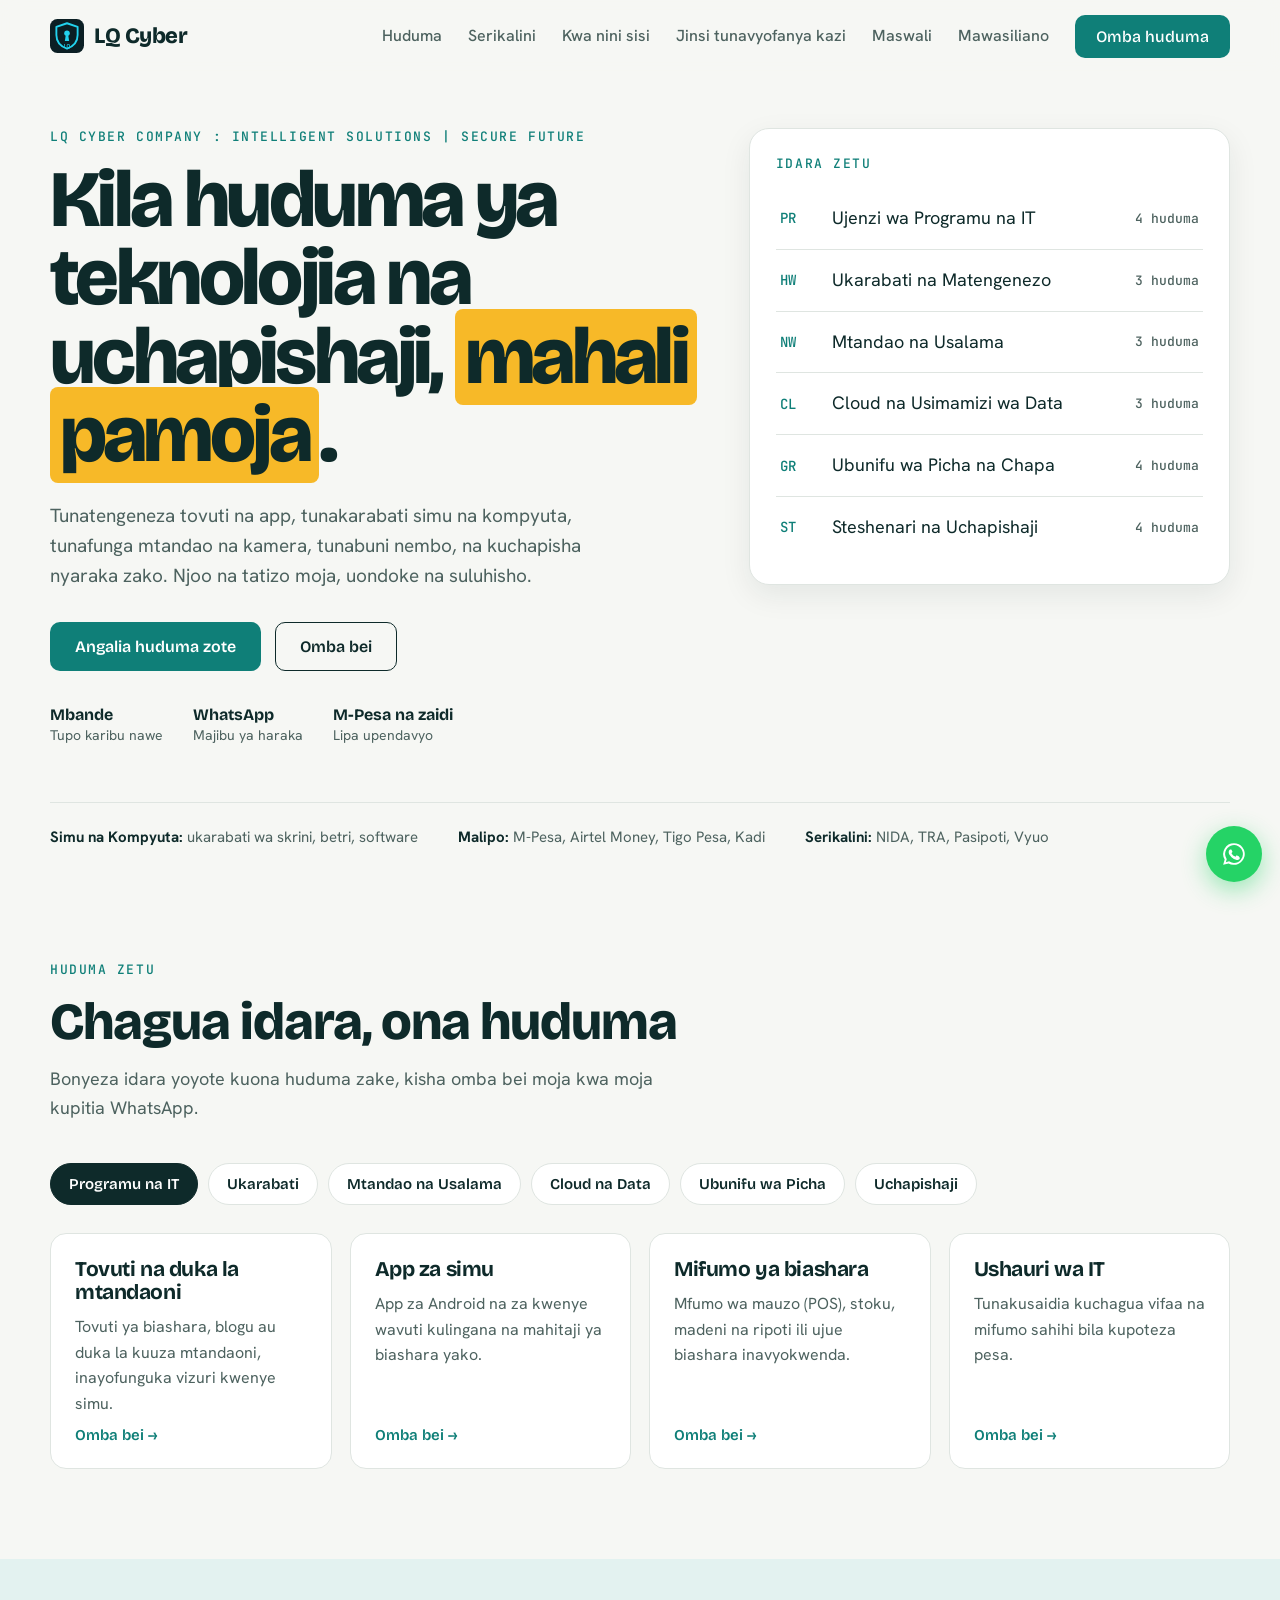
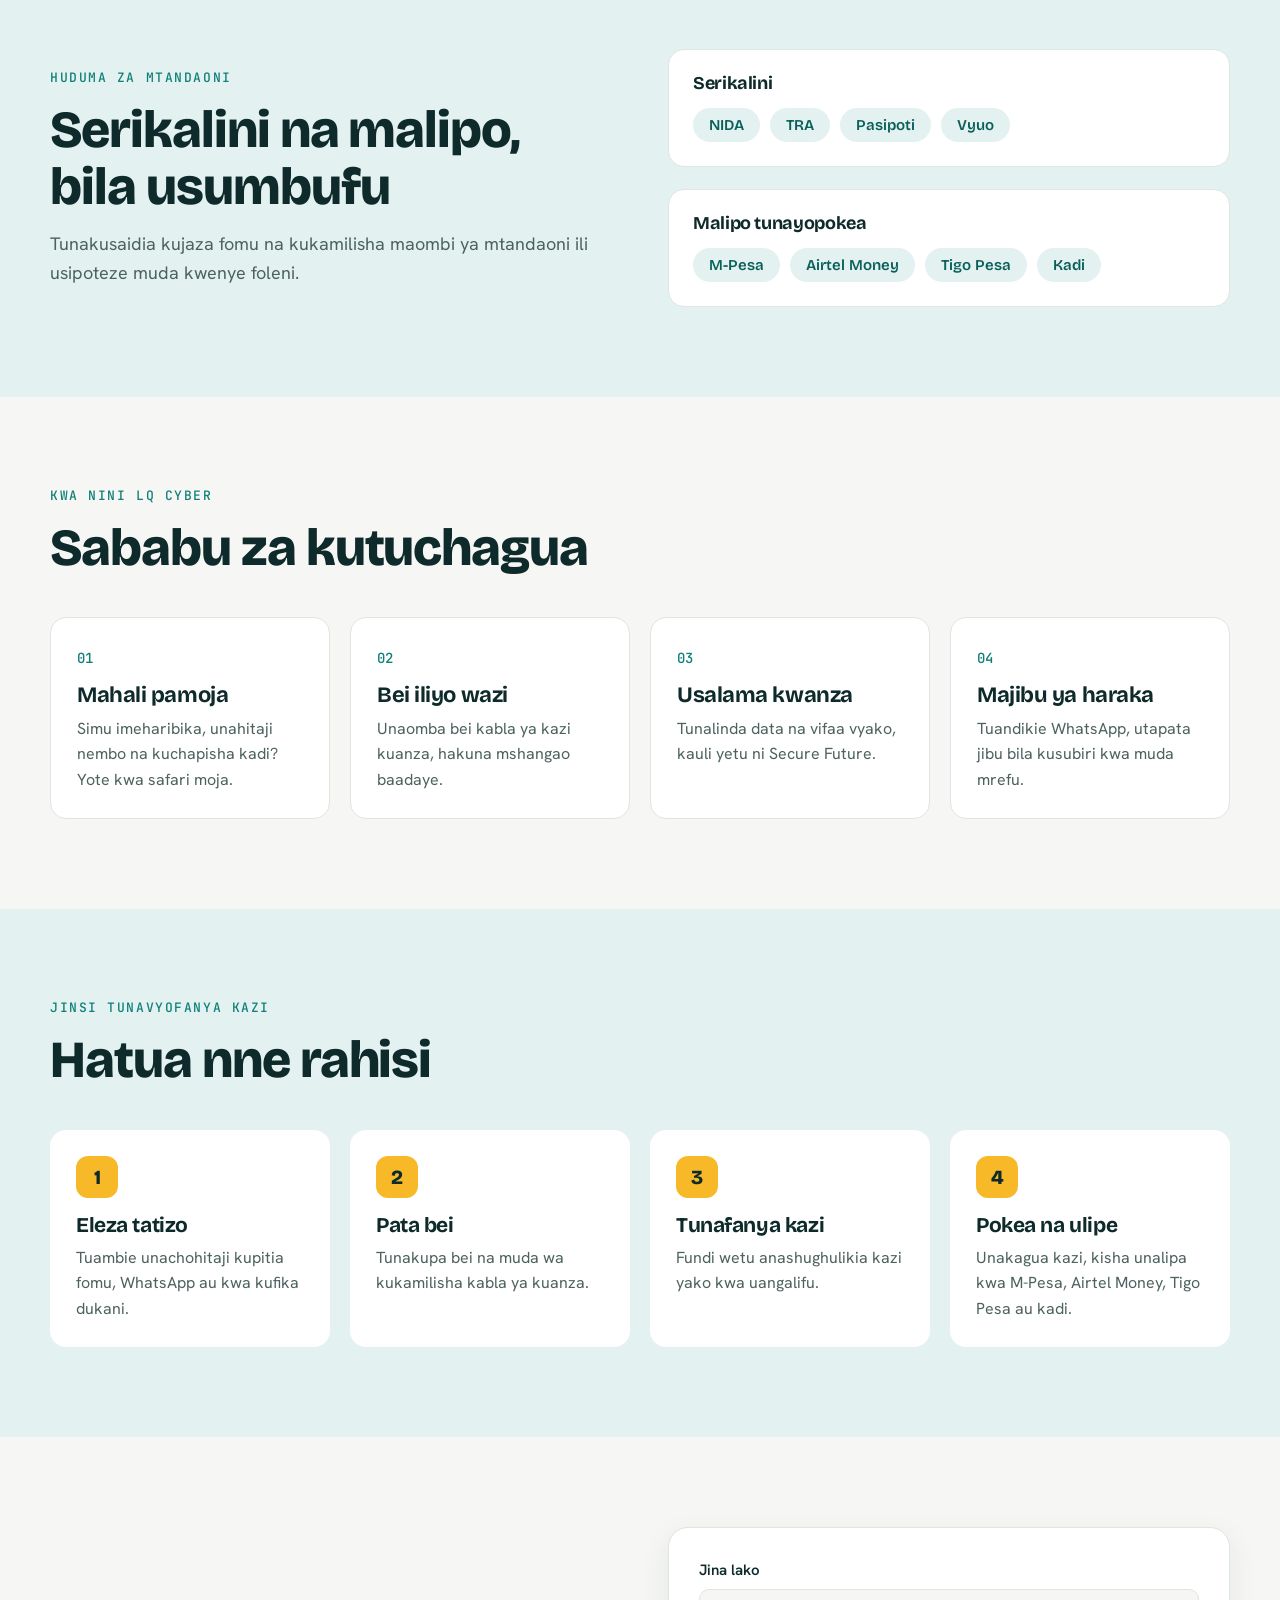
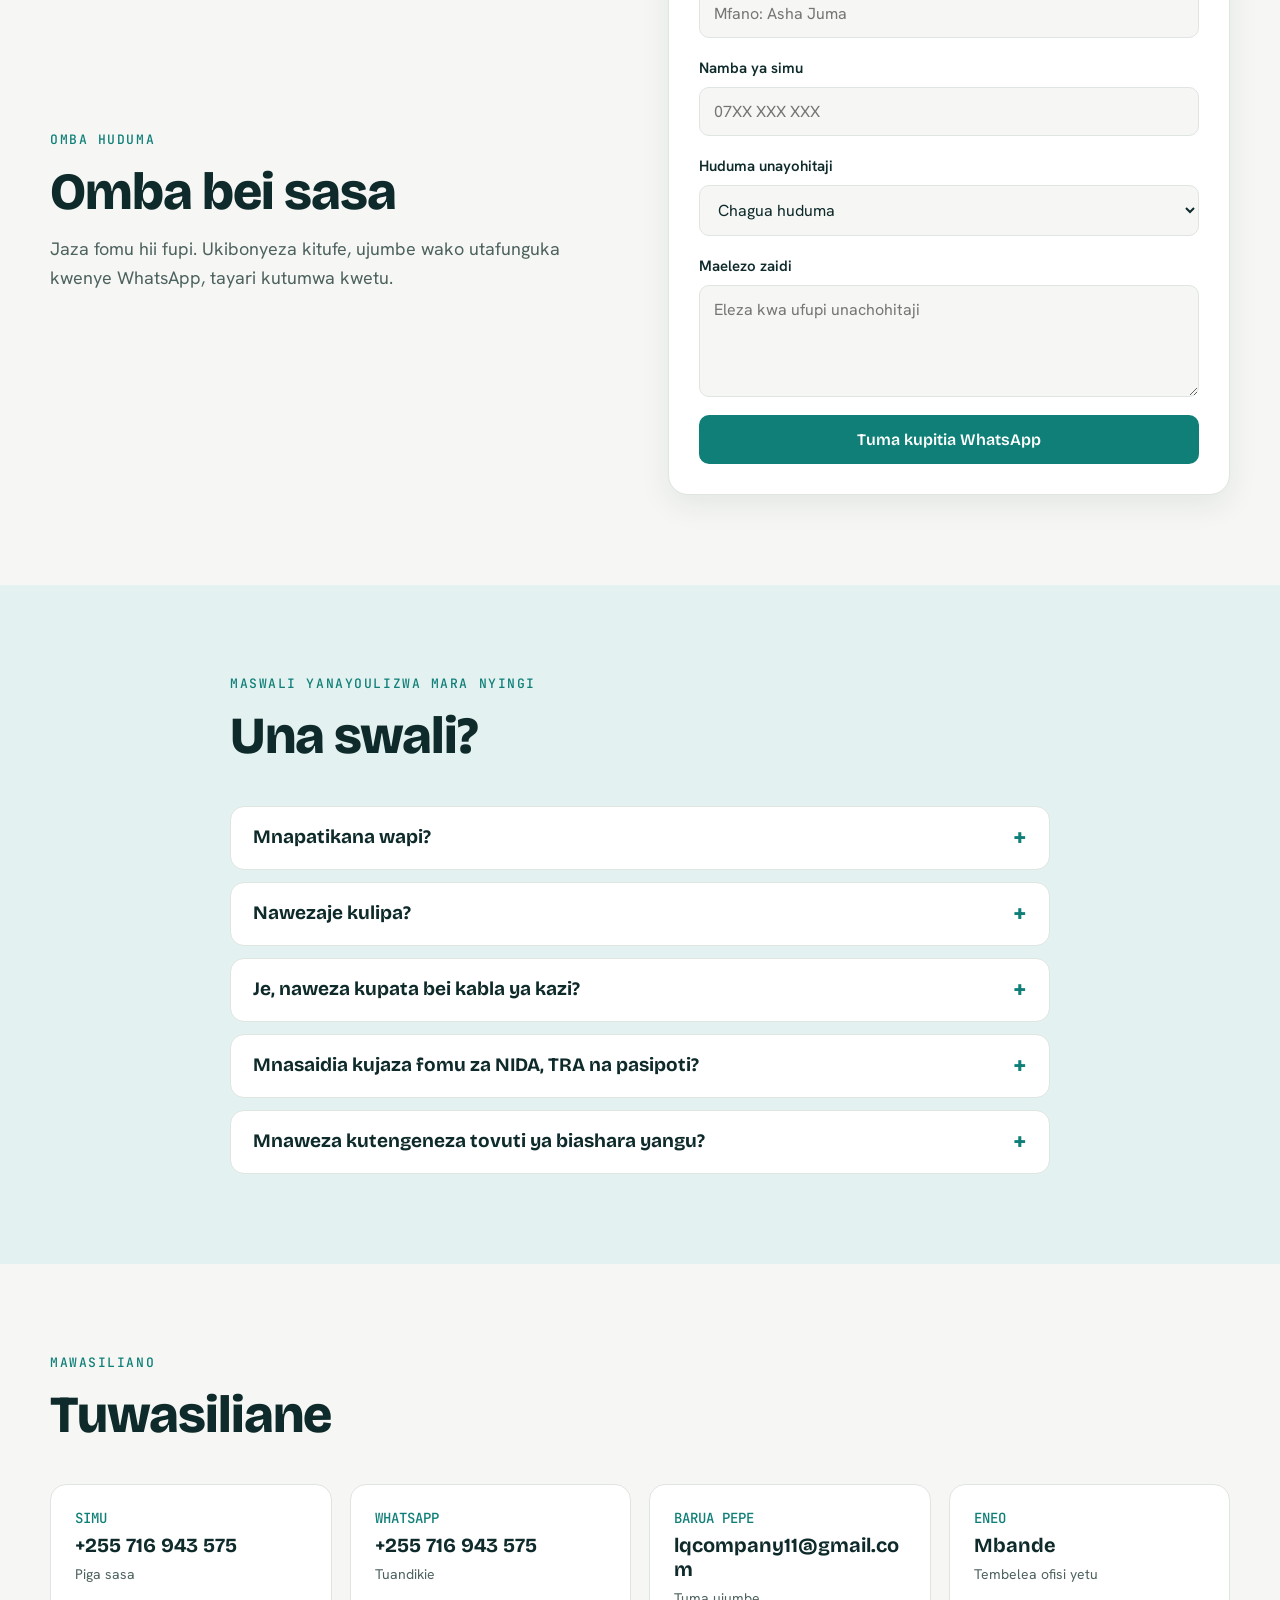
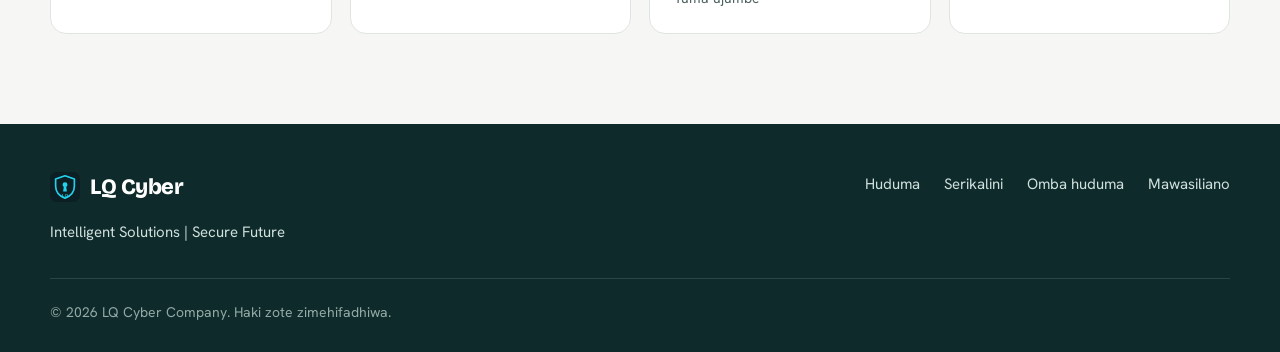
<file: index.html>
<!DOCTYPE html>
<html lang="sw">
<head>
  <meta charset="UTF-8">
  <meta name="viewport" content="width=device-width, initial-scale=1">
  <title>LQ Cyber Company | Huduma za Teknolojia na Uchapishaji, Mbande</title>
  <meta name="description" content="LQ Cyber Company, Mbande: ujenzi wa tovuti na app, ukarabati wa simu na kompyuta, mtandao na usalama, cloud, ubunifu wa picha, uchapishaji na huduma za serikalini. Mahali pamoja.">
  <meta name="keywords" content="LQ Cyber, huduma za teknolojia, ukarabati wa simu, kompyuta, uchapishaji, NIDA, TRA, Mbande, Dar es Salaam, tovuti, CCTV">
  <meta name="author" content="LQ Cyber Company">
  <meta name="theme-color" content="#0f7f78">
  <link rel="canonical" href="https://JINA-LAKO.github.io/">

  <!-- Favicon -->
  <link rel="icon" href="favicon.svg" type="image/svg+xml">
  <link rel="shortcut icon" href="favicon.svg">
  <link rel="manifest" href="site.webmanifest">

  <!-- Open Graph (WhatsApp, Facebook) -->
  <meta property="og:type" content="website">
  <meta property="og:locale" content="sw_TZ">
  <meta property="og:title" content="LQ Cyber Company | Intelligent Solutions, Secure Future">
  <meta property="og:description" content="Kila huduma ya teknolojia na uchapishaji, mahali pamoja. Mbande.">
  <meta property="og:image" content="favicon.svg">
  <meta name="twitter:card" content="summary">

  <link rel="preconnect" href="https://fonts.googleapis.com">
  <link rel="preconnect" href="https://fonts.gstatic.com" crossorigin>
  <link href="https://fonts.googleapis.com/css2?family=Bricolage+Grotesque:wght@500;700;800&family=Hanken+Grotesk:wght@400;500;600&family=JetBrains+Mono:wght@500&display=swap" rel="stylesheet">
  <link rel="stylesheet" href="style.css">

  <script type="application/ld+json">
  {
    "@context": "https://schema.org",
    "@type": "LocalBusiness",
    "name": "LQ Cyber Company",
    "slogan": "Intelligent Solutions | Secure Future",
    "telephone": "+255716943575",
    "email": "lqcompany11@gmail.com",
    "address": { "@type": "PostalAddress", "addressLocality": "Mbande", "addressCountry": "TZ" }
  }
  </script>
</head>
<body>
  <a class="skip" href="#main">Ruka hadi maudhui</a>

  <header class="site-header" id="top">
    <div class="wrap bar">
      <a class="brand" href="#top" aria-label="LQ Cyber Company, ukurasa wa mwanzo">
        <img src="favicon.svg" alt="" width="34" height="34">
        <span>LQ Cyber</span>
      </a>

      <nav class="nav" id="nav" aria-label="Menyu kuu">
        <a href="#huduma">Huduma</a>
        <a href="#serikalini">Serikalini</a>
        <a href="#kwa-nini">Kwa nini sisi</a>
        <a href="#hatua">Jinsi tunavyofanya kazi</a>
        <a href="#maswali">Maswali</a>
        <a href="#mawasiliano">Mawasiliano</a>
        <a class="btn btn-primary nav-cta" href="#omba">Omba huduma</a>
      </nav>

      <button class="menu-btn" id="menuBtn" aria-label="Fungua menyu" aria-expanded="false" aria-controls="nav">
        <span></span><span></span><span></span>
      </button>
    </div>
  </header>

  <main id="main">
    <!-- HERO -->
    <section class="hero">
      <div class="wrap hero-grid">
        <div class="hero-text reveal">
          <p class="eyebrow">LQ Cyber Company : Intelligent Solutions | Secure Future</p>
          <h1>Kila huduma ya teknolojia na uchapishaji, <mark>mahali pamoja</mark>.</h1>
          <p class="lead">Tunatengeneza tovuti na app, tunakarabati simu na kompyuta, tunafunga mtandao na kamera, tunabuni nembo, na kuchapisha nyaraka zako. Njoo na tatizo moja, uondoke na suluhisho.</p>
          <div class="cta-row">
            <a class="btn btn-primary" href="#huduma">Angalia huduma zote</a>
            <a class="btn btn-ghost" href="#omba">Omba bei</a>
          </div>
          <ul class="trust">
            <li><strong>Mbande</strong> Tupo karibu nawe</li>
            <li><strong>WhatsApp</strong> Majibu ya haraka</li>
            <li><strong>M-Pesa na zaidi</strong> Lipa upendavyo</li>
          </ul>
        </div>

        <aside class="dept-card reveal" aria-label="Idara zetu">
          <p class="eyebrow">Idara zetu</p>
          <ul>
            <li><a href="#huduma" data-jump="pr"><span class="code">PR</span><span class="name">Ujenzi wa Programu na IT</span><span class="count">4 huduma</span></a></li>
            <li><a href="#huduma" data-jump="hw"><span class="code">HW</span><span class="name">Ukarabati na Matengenezo</span><span class="count">3 huduma</span></a></li>
            <li><a href="#huduma" data-jump="nw"><span class="code">NW</span><span class="name">Mtandao na Usalama</span><span class="count">3 huduma</span></a></li>
            <li><a href="#huduma" data-jump="cl"><span class="code">CL</span><span class="name">Cloud na Usimamizi wa Data</span><span class="count">3 huduma</span></a></li>
            <li><a href="#huduma" data-jump="gr"><span class="code">GR</span><span class="name">Ubunifu wa Picha na Chapa</span><span class="count">4 huduma</span></a></li>
            <li><a href="#huduma" data-jump="st"><span class="code">ST</span><span class="name">Steshenari na Uchapishaji</span><span class="count">4 huduma</span></a></li>
          </ul>
        </aside>
      </div>

      <div class="wrap strip">
        <p><strong>Simu na Kompyuta:</strong> ukarabati wa skrini, betri, software</p>
        <p><strong>Malipo:</strong> M-Pesa, Airtel Money, Tigo Pesa, Kadi</p>
        <p><strong>Serikalini:</strong> NIDA, TRA, Pasipoti, Vyuo</p>
      </div>
    </section>

    <!-- HUDUMA -->
    <section class="section" id="huduma">
      <div class="wrap">
        <div class="section-head reveal">
          <p class="eyebrow">Huduma zetu</p>
          <h2>Chagua idara, ona huduma</h2>
          <p class="sub">Bonyeza idara yoyote kuona huduma zake, kisha omba bei moja kwa moja kupitia WhatsApp.</p>
        </div>

        <div class="tabs" role="tablist" aria-label="Idara za huduma">
          <button role="tab" class="tab is-active" data-tab="pr" aria-selected="true">Programu na IT</button>
          <button role="tab" class="tab" data-tab="hw" aria-selected="false">Ukarabati</button>
          <button role="tab" class="tab" data-tab="nw" aria-selected="false">Mtandao na Usalama</button>
          <button role="tab" class="tab" data-tab="cl" aria-selected="false">Cloud na Data</button>
          <button role="tab" class="tab" data-tab="gr" aria-selected="false">Ubunifu wa Picha</button>
          <button role="tab" class="tab" data-tab="st" aria-selected="false">Uchapishaji</button>
        </div>

        <div class="panel is-active" id="tab-pr" role="tabpanel">
          <article class="svc"><h3>Tovuti na duka la mtandaoni</h3><p>Tovuti ya biashara, blogu au duka la kuuza mtandaoni, inayofunguka vizuri kwenye simu.</p><a href="#omba" data-service="Tovuti na duka la mtandaoni">Omba bei</a></article>
          <article class="svc"><h3>App za simu</h3><p>App za Android na za kwenye wavuti kulingana na mahitaji ya biashara yako.</p><a href="#omba" data-service="App za simu">Omba bei</a></article>
          <article class="svc"><h3>Mifumo ya biashara</h3><p>Mfumo wa mauzo (POS), stoku, madeni na ripoti ili ujue biashara inavyokwenda.</p><a href="#omba" data-service="Mifumo ya biashara">Omba bei</a></article>
          <article class="svc"><h3>Ushauri wa IT</h3><p>Tunakusaidia kuchagua vifaa na mifumo sahihi bila kupoteza pesa.</p><a href="#omba" data-service="Ushauri wa IT">Omba bei</a></article>
        </div>

        <div class="panel" id="tab-hw" role="tabpanel">
          <article class="svc"><h3>Ukarabati wa skrini za simu</h3><p>Kubadilisha skrini iliyopasuka au isiyoonyesha vizuri.</p><a href="#omba" data-service="Ukarabati wa skrini za simu">Omba bei</a></article>
          <article class="svc"><h3>Betri na chaji</h3><p>Betri inayoisha haraka, simu isiyochaji au port mbovu.</p><a href="#omba" data-service="Betri na chaji">Omba bei</a></article>
          <article class="svc"><h3>Kompyuta na software</h3><p>Kusakinisha Windows, kuondoa virusi, kusafisha na kuongeza kasi ya kompyuta.</p><a href="#omba" data-service="Kompyuta na software">Omba bei</a></article>
        </div>

        <div class="panel" id="tab-nw" role="tabpanel">
          <article class="svc"><h3>WiFi na router</h3><p>Kufunga na kuboresha WiFi nyumbani, ofisini au dukani ili mtandao ufike kila kona.</p><a href="#omba" data-service="WiFi na router">Omba bei</a></article>
          <article class="svc"><h3>Kamera za CCTV</h3><p>Kufunga kamera za usalama na kuziunganisha na simu yako.</p><a href="#omba" data-service="Kamera za CCTV">Omba bei</a></article>
          <article class="svc"><h3>Antivirus na usalama</h3><p>Kulinda vifaa vyako dhidi ya virusi, utapeli na wizi wa taarifa.</p><a href="#omba" data-service="Antivirus na usalama">Omba bei</a></article>
        </div>

        <div class="panel" id="tab-cl" role="tabpanel">
          <article class="svc"><h3>Backup ya data</h3><p>Hifadhi nakala ya picha na nyaraka zako muhimu zisipotee.</p><a href="#omba" data-service="Backup ya data">Omba bei</a></article>
          <article class="svc"><h3>Barua pepe ya biashara</h3><p>Barua pepe yenye jina la biashara yako, kama jina@biashara.com.</p><a href="#omba" data-service="Barua pepe ya biashara">Omba bei</a></article>
          <article class="svc"><h3>Kuhamisha data</h3><p>Kuhamisha mafaili kutoka simu au kompyuta ya zamani kwenda mpya.</p><a href="#omba" data-service="Kuhamisha data">Omba bei</a></article>
        </div>

        <div class="panel" id="tab-gr" role="tabpanel">
          <article class="svc"><h3>Nembo (logo)</h3><p>Nembo ya kipekee inayotambulisha biashara yako.</p><a href="#omba" data-service="Nembo (logo)">Omba bei</a></article>
          <article class="svc"><h3>Kadi za biashara</h3><p>Kadi nadhifu zenye taarifa zako, tayari kuchapishwa.</p><a href="#omba" data-service="Kadi za biashara">Omba bei</a></article>
          <article class="svc"><h3>Mabango na flyers</h3><p>Matangazo ya kuvutia kwa mitandao ya kijamii na kuchapisha.</p><a href="#omba" data-service="Mabango na flyers">Omba bei</a></article>
          <article class="svc"><h3>Utambulisho wa chapa</h3><p>Rangi, herufi na mwonekano unaofanana kwenye kila kitu cha biashara yako.</p><a href="#omba" data-service="Utambulisho wa chapa">Omba bei</a></article>
        </div>

        <div class="panel" id="tab-st" role="tabpanel">
          <article class="svc"><h3>Kuchapisha nyaraka</h3><p>Nyaraka, picha na ripoti kwa rangi au nyeusi na nyeupe.</p><a href="#omba" data-service="Kuchapisha nyaraka">Omba bei</a></article>
          <article class="svc"><h3>Photocopy na scan</h3><p>Nakala za haraka na kuscan nyaraka kuwa PDF.</p><a href="#omba" data-service="Photocopy na scan">Omba bei</a></article>
          <article class="svc"><h3>Lamination na binding</h3><p>Kulinda vyeti na kufunga vitabu, ripoti na miradi.</p><a href="#omba" data-service="Lamination na binding">Omba bei</a></article>
          <article class="svc"><h3>Steshenari</h3><p>Madaftari, kalamu, karatasi na vifaa vya ofisi na shule.</p><a href="#omba" data-service="Steshenari">Omba bei</a></article>
        </div>
      </div>
    </section>

    <!-- SERIKALINI -->
    <section class="section alt" id="serikalini">
      <div class="wrap split">
        <div class="reveal">
          <p class="eyebrow">Huduma za mtandaoni</p>
          <h2>Serikalini na malipo, bila usumbufu</h2>
          <p class="sub">Tunakusaidia kujaza fomu na kukamilisha maombi ya mtandaoni ili usipoteze muda kwenye foleni.</p>
        </div>
        <div class="chips reveal">
          <div>
            <h3>Serikalini</h3>
            <ul><li>NIDA</li><li>TRA</li><li>Pasipoti</li><li>Vyuo</li></ul>
          </div>
          <div>
            <h3>Malipo tunayopokea</h3>
            <ul><li>M-Pesa</li><li>Airtel Money</li><li>Tigo Pesa</li><li>Kadi</li></ul>
          </div>
        </div>
      </div>
    </section>

    <!-- KWA NINI SISI -->
    <section class="section" id="kwa-nini">
      <div class="wrap">
        <div class="section-head reveal">
          <p class="eyebrow">Kwa nini LQ Cyber</p>
          <h2>Sababu za kutuchagua</h2>
        </div>
        <div class="why">
          <div class="why-item reveal"><span class="num">01</span><h3>Mahali pamoja</h3><p>Simu imeharibika, unahitaji nembo na kuchapisha kadi? Yote kwa safari moja.</p></div>
          <div class="why-item reveal"><span class="num">02</span><h3>Bei iliyo wazi</h3><p>Unaomba bei kabla ya kazi kuanza, hakuna mshangao baadaye.</p></div>
          <div class="why-item reveal"><span class="num">03</span><h3>Usalama kwanza</h3><p>Tunalinda data na vifaa vyako, kauli yetu ni Secure Future.</p></div>
          <div class="why-item reveal"><span class="num">04</span><h3>Majibu ya haraka</h3><p>Tuandikie WhatsApp, utapata jibu bila kusubiri kwa muda mrefu.</p></div>
        </div>
      </div>
    </section>

    <!-- HATUA -->
    <section class="section alt" id="hatua">
      <div class="wrap">
        <div class="section-head reveal">
          <p class="eyebrow">Jinsi tunavyofanya kazi</p>
          <h2>Hatua nne rahisi</h2>
        </div>
        <ol class="steps">
          <li class="reveal"><span>1</span><h3>Eleza tatizo</h3><p>Tuambie unachohitaji kupitia fomu, WhatsApp au kwa kufika dukani.</p></li>
          <li class="reveal"><span>2</span><h3>Pata bei</h3><p>Tunakupa bei na muda wa kukamilisha kabla ya kuanza.</p></li>
          <li class="reveal"><span>3</span><h3>Tunafanya kazi</h3><p>Fundi wetu anashughulikia kazi yako kwa uangalifu.</p></li>
          <li class="reveal"><span>4</span><h3>Pokea na ulipe</h3><p>Unakagua kazi, kisha unalipa kwa M-Pesa, Airtel Money, Tigo Pesa au kadi.</p></li>
        </ol>
      </div>
    </section>

    <!-- OMBA HUDUMA -->
    <section class="section" id="omba">
      <div class="wrap split">
        <div class="reveal">
          <p class="eyebrow">Omba huduma</p>
          <h2>Omba bei sasa</h2>
          <p class="sub">Jaza fomu hii fupi. Ukibonyeza kitufe, ujumbe wako utafunguka kwenye WhatsApp, tayari kutumwa kwetu.</p>
        </div>

        <form class="form reveal" id="quoteForm" novalidate>
          <label>Jina lako
            <input type="text" id="fName" name="name" autocomplete="name" placeholder="Mfano: Asha Juma" required>
          </label>
          <label>Namba ya simu
            <input type="tel" id="fPhone" name="phone" autocomplete="tel" inputmode="tel" placeholder="07XX XXX XXX" required>
          </label>
          <label>Huduma unayohitaji
            <select id="fService" name="service" required>
              <option value="">Chagua huduma</option>
              <optgroup label="Programu na IT">
                <option>Tovuti na duka la mtandaoni</option><option>App za simu</option><option>Mifumo ya biashara</option><option>Ushauri wa IT</option>
              </optgroup>
              <optgroup label="Ukarabati">
                <option>Ukarabati wa skrini za simu</option><option>Betri na chaji</option><option>Kompyuta na software</option>
              </optgroup>
              <optgroup label="Mtandao na Usalama">
                <option>WiFi na router</option><option>Kamera za CCTV</option><option>Antivirus na usalama</option>
              </optgroup>
              <optgroup label="Cloud na Data">
                <option>Backup ya data</option><option>Barua pepe ya biashara</option><option>Kuhamisha data</option>
              </optgroup>
              <optgroup label="Ubunifu wa Picha">
                <option>Nembo (logo)</option><option>Kadi za biashara</option><option>Mabango na flyers</option><option>Utambulisho wa chapa</option>
              </optgroup>
              <optgroup label="Uchapishaji">
                <option>Kuchapisha nyaraka</option><option>Photocopy na scan</option><option>Lamination na binding</option><option>Steshenari</option>
              </optgroup>
              <optgroup label="Serikalini">
                <option>NIDA</option><option>TRA</option><option>Pasipoti</option><option>Vyuo</option>
              </optgroup>
              <option>Nyingine</option>
            </select>
          </label>
          <label>Maelezo zaidi
            <textarea id="fMsg" name="message" rows="4" placeholder="Eleza kwa ufupi unachohitaji"></textarea>
          </label>
          <p class="error" id="formError" role="alert" hidden></p>
          <button class="btn btn-primary" type="submit">Tuma kupitia WhatsApp</button>
        </form>
      </div>
    </section>

    <!-- MASWALI -->
    <section class="section alt" id="maswali">
      <div class="wrap narrow">
        <div class="section-head reveal">
          <p class="eyebrow">Maswali yanayoulizwa mara nyingi</p>
          <h2>Una swali?</h2>
        </div>
        <div class="faq reveal">
          <details><summary>Mnapatikana wapi?</summary><p>Tupo Mbande. Tupigie au tuandikie WhatsApp kupata maelekezo kamili ya kufika.</p></details>
          <details><summary>Nawezaje kulipa?</summary><p>Tunapokea M-Pesa, Airtel Money, Tigo Pesa na kadi.</p></details>
          <details><summary>Je, naweza kupata bei kabla ya kazi?</summary><p>Ndiyo. Tuma ombi lako kupitia fomu au WhatsApp, tutakupa bei kabla ya kuanza kazi.</p></details>
          <details><summary>Mnasaidia kujaza fomu za NIDA, TRA na pasipoti?</summary><p>Ndiyo. Tunakusaidia kujaza na kutuma maombi ya mtandaoni. Leta vielelezo vyako vinavyohitajika.</p></details>
          <details><summary>Mnaweza kutengeneza tovuti ya biashara yangu?</summary><p>Ndiyo. Tunatengeneza tovuti za biashara na maduka ya mtandaoni zinazofunguka vizuri kwenye simu.</p></details>
        </div>
      </div>
    </section>

    <!-- MAWASILIANO -->
    <section class="section" id="mawasiliano">
      <div class="wrap">
        <div class="section-head reveal">
          <p class="eyebrow">Mawasiliano</p>
          <h2>Tuwasiliane</h2>
        </div>
        <div class="contact">
          <a class="c-card reveal" href="tel:+255716943575"><span class="code">SIMU</span><strong>+255 716 943 575</strong><small>Piga sasa</small></a>
          <a class="c-card reveal" href="https://wa.me/255716943575" target="_blank" rel="noopener"><span class="code">WHATSAPP</span><strong>+255 716 943 575</strong><small>Tuandikie</small></a>
          <a class="c-card reveal" href="mailto:lqcompany11@gmail.com"><span class="code">BARUA PEPE</span><strong>lqcompany11@gmail.com</strong><small>Tuma ujumbe</small></a>
          <div class="c-card reveal"><span class="code">ENEO</span><strong>Mbande</strong><small>Tembelea ofisi yetu</small></div>
        </div>
      </div>
    </section>
  </main>

  <footer class="site-footer">
    <div class="wrap foot">
      <div>
        <a class="brand" href="#top"><img src="favicon.svg" alt="" width="30" height="30"><span>LQ Cyber</span></a>
        <p>Intelligent Solutions | Secure Future</p>
      </div>
      <nav aria-label="Viungo vya chini">
        <a href="#huduma">Huduma</a>
        <a href="#serikalini">Serikalini</a>
        <a href="#omba">Omba huduma</a>
        <a href="#mawasiliano">Mawasiliano</a>
      </nav>
      <p class="copy">&copy; <span id="year">2026</span> LQ Cyber Company. Haki zote zimehifadhiwa.</p>
    </div>
  </footer>

  <a class="wa-float" href="https://wa.me/255716943575?text=Habari%20LQ%20Cyber%2C%20naomba%20msaada." target="_blank" rel="noopener" aria-label="Wasiliana nasi kwa WhatsApp">
    <svg viewBox="0 0 24 24" width="26" height="26" fill="currentColor" aria-hidden="true"><path d="M12 2a10 10 0 0 0-8.6 15.1L2 22l5-1.3A10 10 0 1 0 12 2Zm0 18.2a8.2 8.2 0 0 1-4.2-1.2l-.3-.2-3 .8.8-2.9-.2-.3A8.2 8.2 0 1 1 12 20.2Zm4.5-6.1c-.2-.1-1.4-.7-1.6-.8-.2-.1-.4-.1-.6.1l-.7.9c-.1.2-.3.2-.5.1a6.7 6.7 0 0 1-3.3-2.9c-.2-.4.2-.4.7-1.3.1-.1 0-.3 0-.4l-.7-1.6c-.2-.4-.4-.4-.6-.4h-.5a1 1 0 0 0-.7.3 3 3 0 0 0-.9 2.2c0 1.3.9 2.5 1 2.7.1.2 1.8 2.8 4.4 3.9 1.6.7 2.3.7 3.1.6.5-.1 1.4-.6 1.6-1.1.2-.6.2-1 .1-1.1l-.5-.3Z"/></svg>
  </a>

  <script src="script.js"></script>
</body>
</html>
</file>
<file: style.css>
:root {
  --bg: #f6f7f4;
  --surface: #ffffff;
  --ink: #0e2a2a;
  --muted: #4d625f;
  --line: #dfe5e1;
  --teal: #0f7f78;
  --teal-dark: #0a5f5a;
  --teal-soft: #e3f2f0;
  --yellow: #f7b928;
  --radius: 16px;
  --shadow: 0 10px 30px rgba(14, 42, 42, .08);
  --head: "Bricolage Grotesque", "Segoe UI", system-ui, sans-serif;
  --body: "Hanken Grotesk", "Segoe UI", system-ui, sans-serif;
  --mono: "JetBrains Mono", ui-monospace, Consolas, monospace;
}

*, *::before, *::after { box-sizing: border-box; }
html { scroll-behavior: smooth; scroll-padding-top: 80px; }
body {
  margin: 0;
  font-family: var(--body);
  font-size: 17px;
  line-height: 1.6;
  color: var(--ink);
  background: var(--bg);
  -webkit-font-smoothing: antialiased;
}
img { max-width: 100%; display: block; }
a { color: inherit; }
h1, h2, h3 { font-family: var(--head); line-height: 1.1; margin: 0; letter-spacing: -.02em; }
p { margin: 0; }
ul, ol { margin: 0; padding: 0; list-style: none; }

.wrap { width: min(1180px, 100% - 40px); margin-inline: auto; }
.narrow { width: min(820px, 100% - 40px); }

.skip { position: absolute; left: -999px; top: 8px; background: var(--ink); color: #fff; padding: 8px 14px; border-radius: 8px; z-index: 100; }
.skip:focus { left: 8px; }

/* Buttons */
.btn {
  display: inline-flex; align-items: center; justify-content: center;
  font: 600 16px var(--head);
  padding: 14px 24px; border-radius: 10px; border: 1.5px solid transparent;
  text-decoration: none; cursor: pointer; transition: transform .15s, background .15s, box-shadow .15s;
}
.btn:hover { transform: translateY(-2px); }
.btn-primary { background: var(--teal); color: #fff; }
.btn-primary:hover { background: var(--teal-dark); box-shadow: 0 8px 20px rgba(15, 127, 120, .3); }
.btn-ghost { background: transparent; color: var(--ink); border-color: var(--ink); }
.btn-ghost:hover { background: var(--ink); color: #fff; }
:focus-visible { outline: 3px solid var(--yellow); outline-offset: 3px; }

/* Header */
.site-header { position: sticky; top: 0; z-index: 50; background: rgba(246, 247, 244, .92); backdrop-filter: blur(10px); transition: box-shadow .2s; }
.site-header.scrolled { box-shadow: 0 2px 16px rgba(14, 42, 42, .08); }
.bar { display: flex; align-items: center; justify-content: space-between; gap: 20px; min-height: 72px; }
.brand { display: inline-flex; align-items: center; gap: 10px; text-decoration: none; font: 800 22px var(--head); letter-spacing: -.02em; }
.nav { display: flex; align-items: center; gap: 26px; }
.nav a { text-decoration: none; color: var(--muted); font-weight: 500; font-size: 16px; }
.nav a:hover { color: var(--teal); }
.nav .nav-cta { color: #fff; padding: 11px 20px; }
.nav .nav-cta:hover { color: #fff; }
.menu-btn { display: none; background: none; border: 0; width: 44px; height: 44px; cursor: pointer; padding: 10px; }
.menu-btn span { display: block; height: 2.5px; background: var(--ink); margin: 5px 0; border-radius: 2px; transition: .25s; }
.menu-btn[aria-expanded="true"] span:nth-child(1) { transform: translateY(7.5px) rotate(45deg); }
.menu-btn[aria-expanded="true"] span:nth-child(2) { opacity: 0; }
.menu-btn[aria-expanded="true"] span:nth-child(3) { transform: translateY(-7.5px) rotate(-45deg); }

/* Hero */
.hero { padding: 56px 0 0; }
.hero-grid { display: grid; grid-template-columns: 1.15fr .85fr; gap: 48px; align-items: start; }
.eyebrow { font: 500 13px var(--mono); letter-spacing: .12em; text-transform: uppercase; color: var(--teal); margin-bottom: 16px; }
h1 { font-size: clamp(42px, 6.4vw, 80px); font-weight: 800; letter-spacing: -.045em; line-height: .98; }
h1 mark { background: var(--yellow); color: var(--ink); padding: 0 .12em; border-radius: 8px; box-decoration-break: clone; -webkit-box-decoration-break: clone; }
.lead { font-size: 19px; color: var(--muted); margin: 26px 0 30px; max-width: 560px; }
.cta-row { display: flex; flex-wrap: wrap; gap: 14px; }
.trust { display: flex; flex-wrap: wrap; gap: 14px 30px; margin-top: 34px; }
.trust li { font-size: 14px; color: var(--muted); }
.trust strong { display: block; font: 700 16px var(--head); color: var(--ink); }

.dept-card { background: var(--surface); border: 1px solid var(--line); border-radius: 20px; padding: 26px; box-shadow: var(--shadow); }
.dept-card li + li { border-top: 1px solid var(--line); }
.dept-card a { display: grid; grid-template-columns: 38px 1fr auto; gap: 14px; align-items: center; padding: 16px 4px; text-decoration: none; transition: padding .2s; }
.dept-card a:hover { padding-left: 12px; }
.dept-card a:hover .name { color: var(--teal); }
.code { font: 500 14px var(--mono); color: var(--teal); }
.dept-card .name { font-size: 18px; transition: color .2s; }
.dept-card .count { font: 500 13px var(--mono); color: var(--muted); }

.strip { display: flex; flex-wrap: wrap; gap: 10px 40px; margin-top: 56px; padding: 22px 0; border-top: 1px solid var(--line); font-size: 15px; color: var(--muted); }
.strip strong { color: var(--ink); }

/* Sections */
.section { padding: 90px 0; }
.section.alt { background: var(--teal-soft); }
.section-head { margin-bottom: 40px; }
h2 { font-size: clamp(32px, 4.4vw, 52px); font-weight: 800; }
.sub { color: var(--muted); margin-top: 14px; max-width: 620px; font-size: 18px; }
.split { display: grid; grid-template-columns: 1fr 1fr; gap: 56px; align-items: center; }

/* Tabs */
.tabs { display: flex; flex-wrap: wrap; gap: 10px; margin-bottom: 28px; }
.tab { font: 600 15px var(--head); padding: 11px 18px; border-radius: 999px; border: 1.5px solid var(--line); background: var(--surface); color: var(--ink); cursor: pointer; transition: .15s; }
.tab:hover { border-color: var(--teal); }
.tab.is-active { background: var(--ink); border-color: var(--ink); color: #fff; }
.panel { display: none; grid-template-columns: repeat(auto-fit, minmax(240px, 1fr)); gap: 18px; }
.panel.is-active { display: grid; animation: fade .35s ease; }
@keyframes fade { from { opacity: 0; transform: translateY(8px); } to { opacity: 1; transform: none; } }
.svc { background: var(--surface); border: 1px solid var(--line); border-radius: var(--radius); padding: 24px; display: flex; flex-direction: column; gap: 10px; transition: transform .2s, box-shadow .2s; }
.svc:hover { transform: translateY(-4px); box-shadow: var(--shadow); }
.svc h3 { font-size: 21px; }
.svc p { color: var(--muted); font-size: 16px; flex: 1; }
.svc a { font: 600 15px var(--head); color: var(--teal); text-decoration: none; }
.svc a::after { content: " \2192"; }
.svc a:hover { color: var(--teal-dark); }

/* Chips */
.chips { display: grid; gap: 22px; }
.chips > div { background: var(--surface); border-radius: var(--radius); padding: 24px; border: 1px solid var(--line); }
.chips h3 { font-size: 18px; margin-bottom: 14px; }
.chips ul { display: flex; flex-wrap: wrap; gap: 10px; }
.chips li { background: var(--teal-soft); color: var(--teal-dark); font: 600 15px var(--head); padding: 8px 16px; border-radius: 999px; }

/* Why */
.why { display: grid; grid-template-columns: repeat(auto-fit, minmax(240px, 1fr)); gap: 20px; }
.why-item { background: var(--surface); border: 1px solid var(--line); border-radius: var(--radius); padding: 26px; }
.num { font: 500 14px var(--mono); color: var(--teal); }
.why-item h3 { font-size: 22px; margin: 12px 0 8px; }
.why-item p { color: var(--muted); font-size: 16px; }

/* Steps */
.steps { display: grid; grid-template-columns: repeat(auto-fit, minmax(230px, 1fr)); gap: 20px; counter-reset: s; }
.steps li { background: var(--surface); border-radius: var(--radius); padding: 26px; }
.steps span { display: grid; place-items: center; width: 42px; height: 42px; border-radius: 12px; background: var(--yellow); font: 800 20px var(--head); margin-bottom: 16px; }
.steps h3 { font-size: 21px; margin-bottom: 8px; }
.steps p { color: var(--muted); font-size: 16px; }

/* Form */
.form { background: var(--surface); border: 1px solid var(--line); border-radius: 20px; padding: 30px; display: grid; gap: 18px; box-shadow: var(--shadow); }
.form label { display: grid; gap: 7px; font-weight: 600; font-size: 15px; }
.form input, .form select, .form textarea {
  font: 400 16px var(--body); color: var(--ink); width: 100%;
  padding: 13px 14px; border: 1.5px solid var(--line); border-radius: 10px; background: var(--bg);
}
.form input:focus, .form select:focus, .form textarea:focus { outline: none; border-color: var(--teal); box-shadow: 0 0 0 3px rgba(15, 127, 120, .18); }
.form .invalid { border-color: #c0392b; }
.error { color: #b02a1c; font-size: 15px; font-weight: 500; }

/* FAQ */
.faq details { background: var(--surface); border: 1px solid var(--line); border-radius: 14px; padding: 18px 22px; }
.faq details + details { margin-top: 12px; }
.faq summary { cursor: pointer; font: 700 19px var(--head); list-style: none; display: flex; justify-content: space-between; gap: 16px; }
.faq summary::-webkit-details-marker { display: none; }
.faq summary::after { content: "+"; color: var(--teal); font-size: 26px; line-height: 1; transition: transform .2s; }
.faq details[open] summary::after { transform: rotate(45deg); }
.faq details p { color: var(--muted); margin-top: 12px; }

/* Contact */
.contact { display: grid; grid-template-columns: repeat(auto-fit, minmax(240px, 1fr)); gap: 18px; }
.c-card { display: flex; flex-direction: column; gap: 6px; background: var(--surface); border: 1px solid var(--line); border-radius: var(--radius); padding: 24px; text-decoration: none; transition: transform .2s, box-shadow .2s; overflow-wrap: anywhere; }
a.c-card:hover { transform: translateY(-4px); box-shadow: var(--shadow); border-color: var(--teal); }
.c-card strong { font: 700 20px var(--head); }
.c-card small { color: var(--muted); font-size: 14px; }

/* Footer */
.site-footer { background: var(--ink); color: #cfe0dd; padding: 48px 0 28px; }
.site-footer .brand { color: #fff; }
.foot { display: grid; grid-template-columns: 1fr auto; gap: 24px; align-items: start; }
.foot p { margin-top: 10px; font-size: 15px; }
.foot nav { display: flex; flex-wrap: wrap; gap: 8px 24px; }
.foot nav a { text-decoration: none; font-size: 15px; }
.foot nav a:hover { color: var(--yellow); }
.foot .copy { grid-column: 1 / -1; padding-top: 22px; border-top: 1px solid rgba(255, 255, 255, .12); font-size: 14px; color: #93aaa6; }

/* WhatsApp float */
.wa-float { position: fixed; right: 18px; bottom: 18px; z-index: 60; width: 56px; height: 56px; border-radius: 50%; background: #25d366; color: #fff; display: grid; place-items: center; box-shadow: 0 8px 24px rgba(37, 211, 102, .45); transition: transform .2s; }
.wa-float:hover { transform: scale(1.08); }

/* Reveal */
.reveal { opacity: 0; transform: translateY(18px); transition: opacity .6s ease, transform .6s ease; }
.reveal.in { opacity: 1; transform: none; }
.no-js .reveal { opacity: 1; transform: none; }

/* Responsive */
@media (max-width: 900px) {
  .hero-grid, .split { grid-template-columns: 1fr; gap: 36px; }
  .section { padding: 64px 0; }
  .menu-btn { display: block; }
  .nav {
    position: absolute; top: 72px; left: 0; right: 0; flex-direction: column; align-items: stretch; gap: 0;
    background: var(--bg); padding: 10px 20px 20px; border-bottom: 1px solid var(--line);
    display: none; box-shadow: 0 16px 24px rgba(14, 42, 42, .08);
  }
  .nav.open { display: flex; }
  .nav a { padding: 14px 4px; border-bottom: 1px solid var(--line); }
  .nav .nav-cta { margin-top: 14px; border: 0; text-align: center; }
  .foot { grid-template-columns: 1fr; }
}
@media (max-width: 520px) {
  body { font-size: 16px; }
  .hero { padding-top: 32px; }
  .dept-card { padding: 18px; }
  .dept-card a { grid-template-columns: 32px 1fr; }
  .dept-card .count { display: none; }
  .form { padding: 22px; }
  .cta-row .btn { width: 100%; }
}
@media (prefers-reduced-motion: reduce) {
  * { animation: none !important; transition: none !important; scroll-behavior: auto !important; }
  .reveal { opacity: 1; transform: none; }
}
</file>
